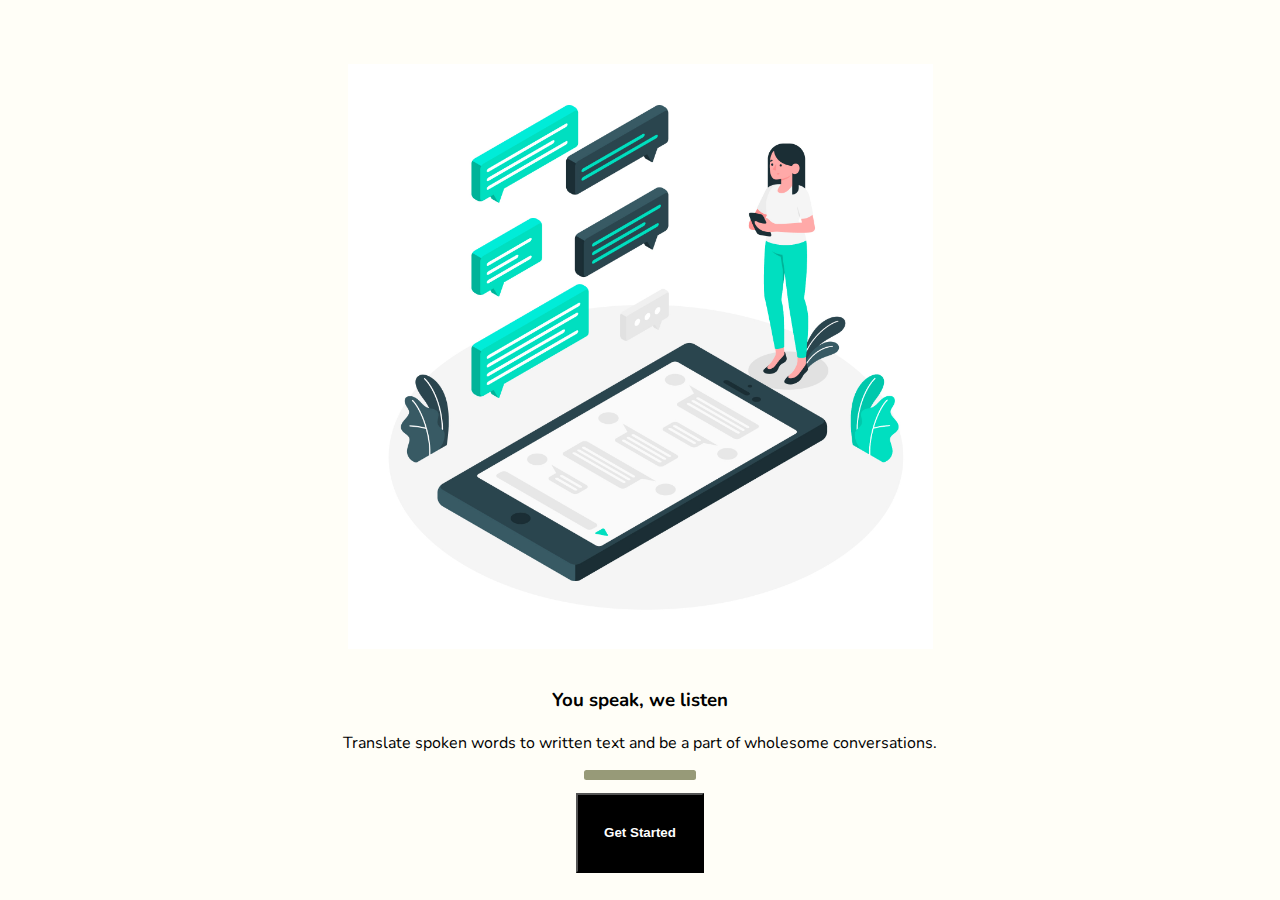
<file: index.html>
<!DOCTYPE html>
<html lang="en">
<head>
    <meta charset="UTF-8">
    <meta http-equiv="X-UA-Compatible" content="IE=edge">
    <meta name="viewport" content="width=device-width, initial-scale=1.0">
    <title>Khear App</title>
    <link rel="stylesheet" href="https://fonts.googleapis.com/css2?family=Nunito">
    <link href="./index.css" rel="stylesheet">
</head>
<body>
    <div class="main">
        <img class="home-pic" src="./assets/2942035.jpg"/>      
        <div class="home-text">
            <h3 style="font-weight: bold;">You speak, we listen</h3>
            <p>Translate spoken words to written text and be a part of wholesome conversations.<p>
        </div>
        <hr class="home">
        <a href="./sign-up.html"><button><h4>Get Started</h4></button></a>
    </div>
    <script src="./index.js"></script>
</body>
</html>
</file>
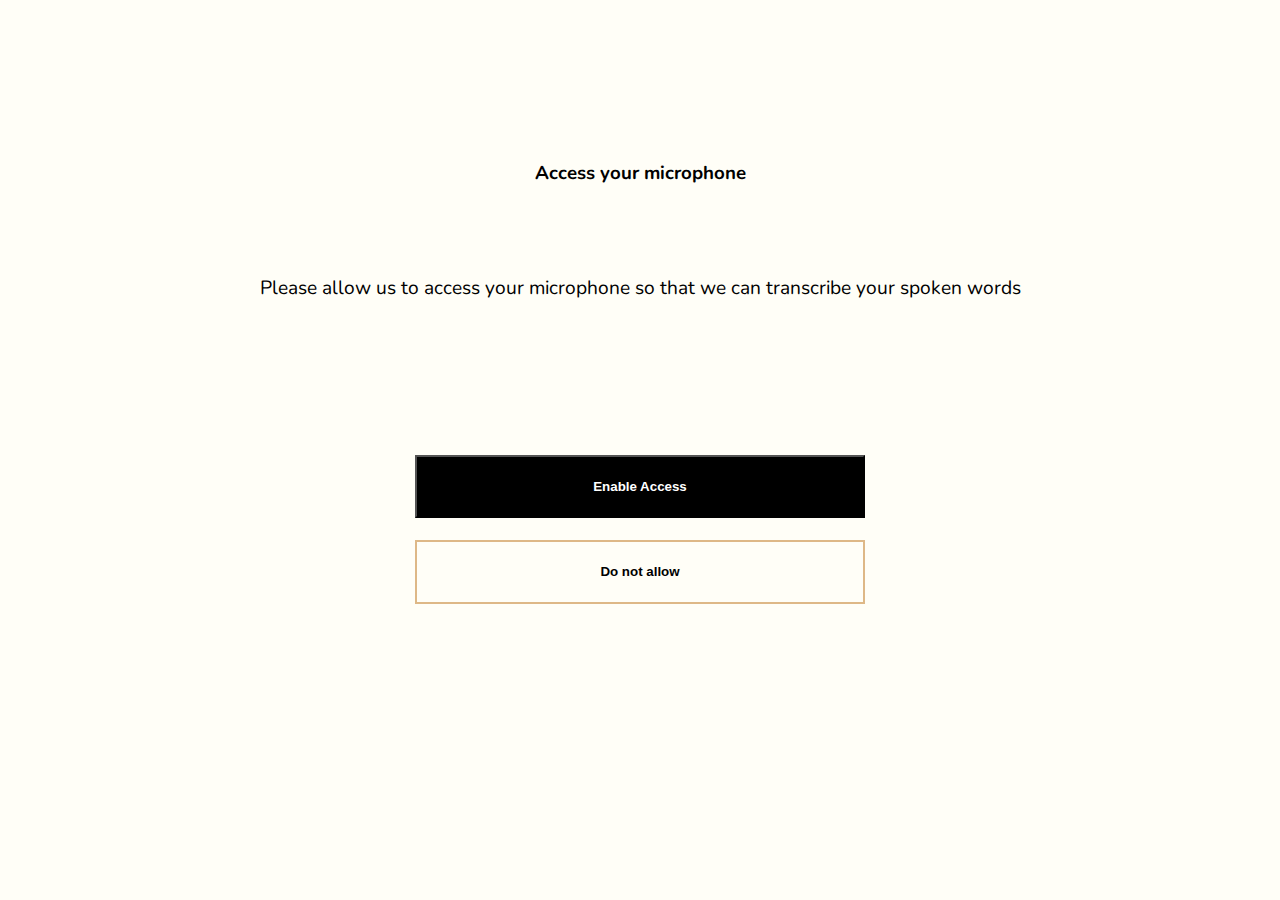
<file: access-mic.html>
<!DOCTYPE html>
<html lang="en">
<head>
    <meta charset="UTF-8">
    <meta http-equiv="X-UA-Compatible" content="IE=edge">
    <meta name="viewport" content="width=device-width, initial-scale=1.0">
    <title>Khear App</title>
    <link rel="stylesheet" href="https://fonts.googleapis.com/css2?family=Nunito">
    <link href="./index.css" rel="stylesheet">
</head>
<body>
    <div class="main access-div">
        
        
        <div class="access-text">
            <h3 style="font-weight: bold;">Access your microphone</h3>
            <p>Please allow us to access your 
                microphone so that we can transcribe your 
                spoken words<p>
        </div>
        <div class="access-btn" style="width:50dvh">
            <a href="./preference.html"><button class="access enable"><h4>Enable Access</h4></button></a><br/>
            <a href=""><button class="access deny"><h4>Do not allow</h4></button></a>
        </div>
    </div>
    <script src="./index.js"></script>
</body>
</html>
</file>
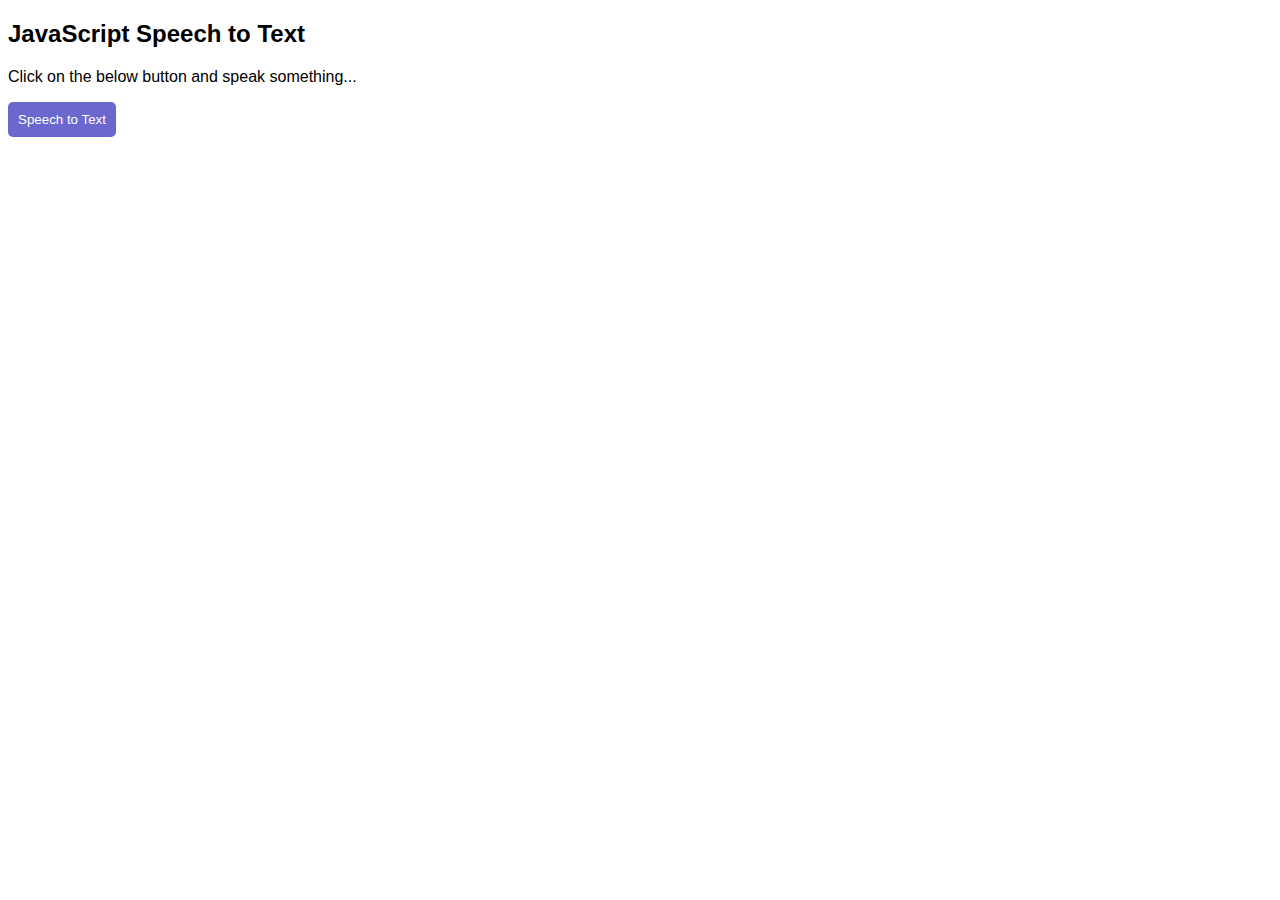
<file: js-speech.html>
<!doctype html>
	<head>
		<style>
			/* CSS comes here */
			body {
			    font-family: arial;
			}
			button {
			    padding:10px;
			    background-color:#6a67ce;
			    color: #FFFFFF;
			    border: 0px;
			    cursor:pointer;
			    border-radius: 5px;
			}
			#output {
			    background-color:#F9F9F9;
			    padding:10px;
			    width: 100%;
			    margin-top:20px;
			    line-height:30px;
			}
			.hide {
			    display:none;
			}
			.show {
			    display:block;
			}
		</style>
		<title>JavaScript Speech to Text</title>
	</head>
	<body>
		<h2>JavaScript Speech to Text</h2>
        <p>Click on the below button and speak something...</p>
        <p><button type="button" onclick="runSpeechRecognition()">Speech to Text</button> &nbsp; <span id="action"></span></p>
        <div id="output" class="hide"></div>
		<script>
			/* JS comes here */
		    function runSpeechRecognition() {
		        // get output div reference
		        var output = document.getElementById("output");
		        // get action element reference
		        var action = document.getElementById("action");
                // new speech recognition object
                var SpeechRecognition = SpeechRecognition || webkitSpeechRecognition;
                var recognition = new SpeechRecognition();
				recognition.interimResults = true; //added
            
                // This runs when the speech recognition service starts
                recognition.onstart = function() {
					
                    action.innerHTML = "<small>listening, please speak...</small>";
					console.log(recognition.result)
                };
                
                recognition.onspeechend = function() {
                    action.innerHTML = "<small>stopped listening, hope you are done...</small>";
                    recognition.stop();
					console.log(recognition.result)
                }
              
                // This runs when the speech recognition service returns result
                recognition.onresult = function(event) {
                    var transcript = event.results[0][0].transcript;
                    var confidence = event.results[0][0].confidence;
                    output.innerHTML = "<b>Text:</b> " + transcript + "<br/> <b>Confidence:</b> " + confidence*100+"%";
                    output.classList.remove("hide");
                };
              
                 // start recognition
                 recognition.start();
	        }
		</script>
	</body>
</html>
</file>
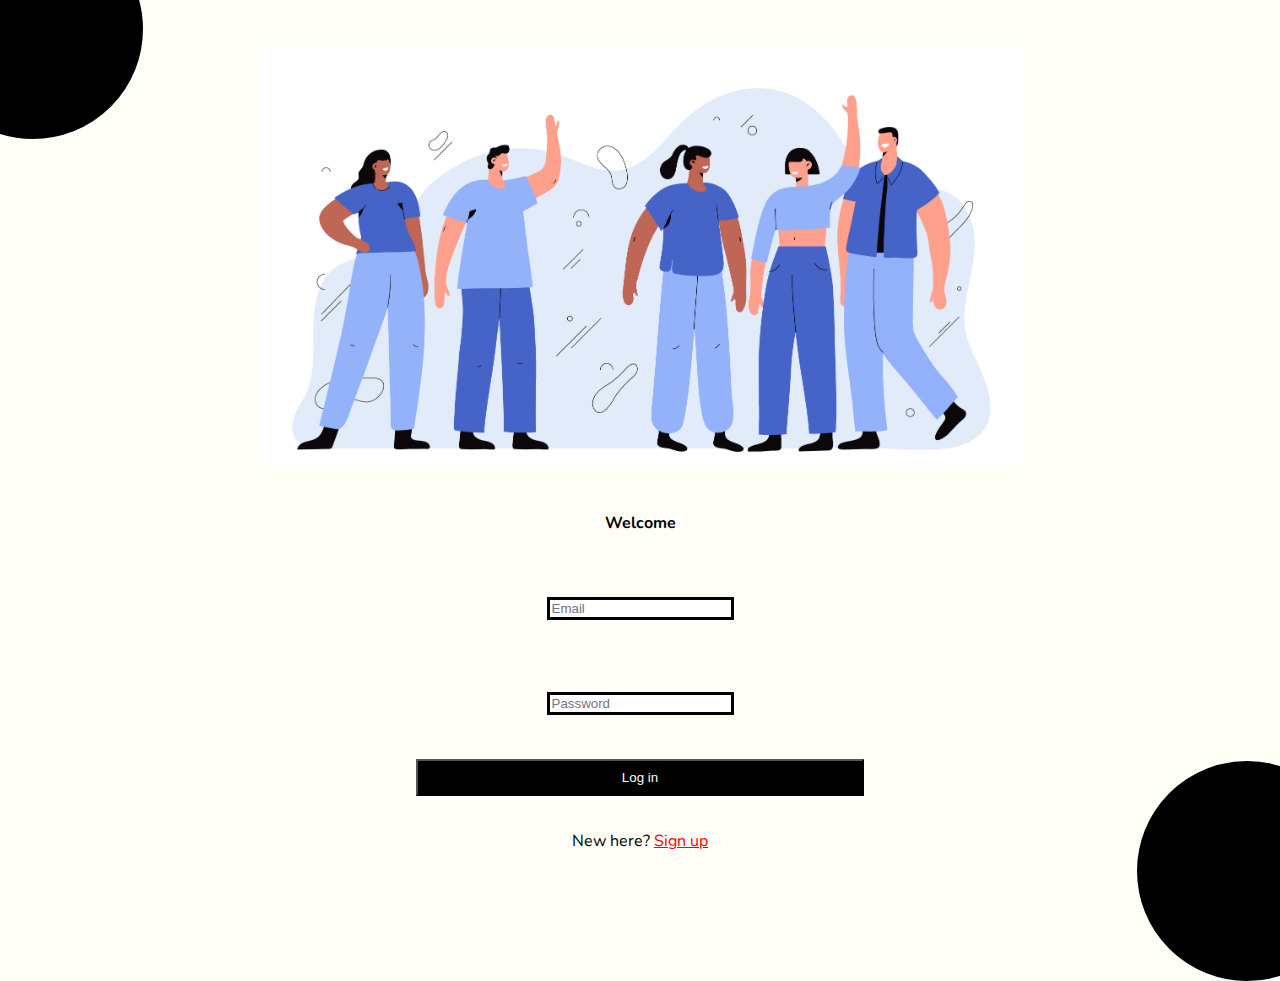
<file: login.html>
<!DOCTYPE html>
<html lang="en">
<head>
    <meta charset="UTF-8">
    <meta http-equiv="X-UA-Compatible" content="IE=edge">
    <meta name="viewport" content="width=device-width, initial-scale=1.0">
    <title>Khear App</title>
    <link href="https://cdn.jsdelivr.net/npm/bootstrap@5.3.0-alpha3/dist/css/bootstrap.min.css" rel="stylesheet" integrity="sha384-KK94CHFLLe+nY2dmCWGMq91rCGa5gtU4mk92HdvYe+M/SXH301p5ILy+dN9+nJOZ" crossorigin="anonymous">
    <link rel="stylesheet" href="https://fonts.googleapis.com/css2?family=Nunito">
    <link href="./index.css" rel="stylesheet">
</head>
<body style="overflow-y: hidden; margin-top: 2%; margin-bottom: 5%;">
    <div class="login">
        <div class="black-box top" id="top-circle"></div>
        <div class="image"  style="padding-top: 8%;">
        </div>
        <form class="login-form container-fluid">
            <h4 style="font-weight:bold;">Welcome</h4>
            <div class="mb-3">
                <input style="border: 3px solid black;" type="text" class="form-control" id="formGroupExampleInput" placeholder="Email">
            </div>
            <div class="mb-3">
                <input style="border: 3px solid black;" type="text" class="form-control" id="formGroupExampleInput2" placeholder="Password">
            </div>
            <div>
                <button class="btn btn-dark">Log in</button>
                <p style="margin-bottom: 4%; padding-bottom: 4%;">New here? <a style="color:red" href="./sign-up.html" class="in">Sign up</a></p>
            </div>
        </form>
    </div>
    <div class="black-box bottom"></div>
    <script src="https://cdn.jsdelivr.net/npm/bootstrap@5.3.0-alpha3/dist/js/bootstrap.bundle.min.js" integrity="sha384-ENjdO4Dr2bkBIFxQpeoTz1HIcje39Wm4jDKdf19U8gI4ddQ3GYNS7NTKfAdVQSZe" crossorigin="anonymous"></script>

</body>

</html>
</file>
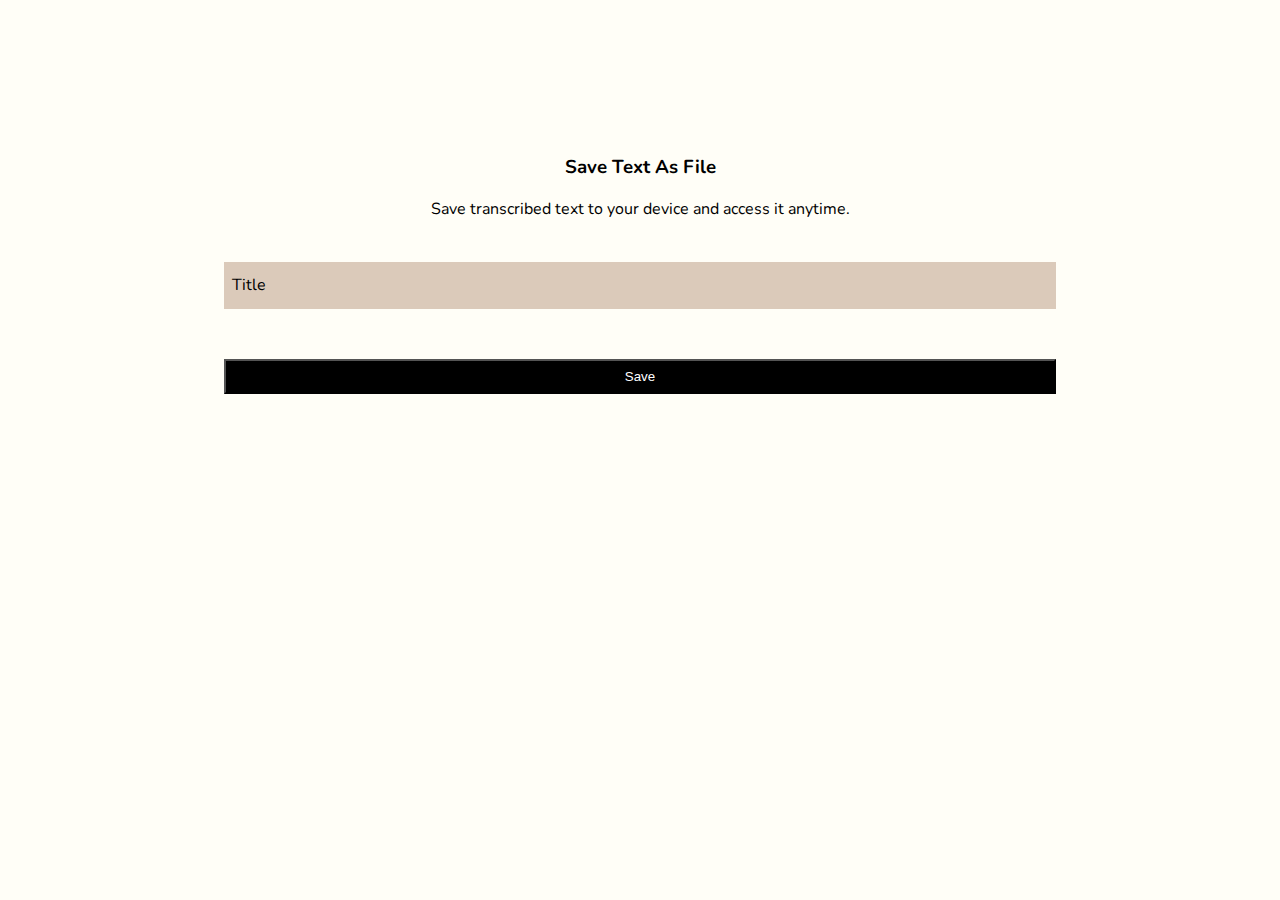
<file: save.html>
<!DOCTYPE html>
<html lang="en">
<head>
    <meta charset="UTF-8">
    <meta http-equiv="X-UA-Compatible" content="IE=edge">
    <meta name="viewport" content="width=device-width, initial-scale=1.0">
    <title>Khear App</title>
    <link rel="stylesheet" href="https://fonts.googleapis.com/css2?family=Nunito">
    <link href="./index.css" rel="stylesheet">
</head>
<body>
    <div class="save-div">
        <h3>Save Text As File</h3>
        <p>Save transcribed text to your device and access it anytime.</p>
        <div class="save-title" style="background-color: rgb(219, 202, 186);text-align: left; margin: 5% 0 ; padding:1.5% 1%;" onclick="cool()">
            Title       
        </div>
        <div>
            <button style="width: 100%; color: white;background-color: black;font-weight: 3rem;" onclick="downloadFile()">Save</button>
        </div>
    </div>
    <script>
        function cool(){
            var x = document.getElementsByClassName("save-title")[0];
            x.innerHTML="";
            x.setAttribute("contenteditable",true);        
            x.focus();
        }
    </script>
    <script type="text/javascript" src="./index.js"></script>
</body>
</html>
</file>
<file: index.css>
body{
    margin: 0;
    padding: 0;
    background-color: #FFFEF7;
    font-family: "Nunito";
    overflow-x: hidden;
}
.main{
    margin-top: 1%;
    text-align: center;
}
.home-pic{
    display: block;
    height: 65dvh;
    width: auto;
    margin: auto;
    padding-top: 4%;
}
.home-text{
    margin-top: 3%;
}
hr.home{
    border: 5px solid rgba(72, 78, 22, 0.57);
    border-radius: 2.5px;
    width: 8%;
    margin: auto;
}
button{
    background-color: #000000;
    color: #ffffff;
    width:auto;
    margin-top: 1%;
    padding: 1% 2%;
    margin-bottom: 1%;

}
.login-div{
    text-align: center;
    width:70%;
    margin: 10% auto;
    
}
.login-form input{
    margin: 4% auto;
    border-radius: 0;
}
.login-form button{
    width: 50%;
    border-radius: 0;
    margin-bottom: 2%;
}
form h4{
    margin-bottom: 3%;
}
.in {
    text-decoration: underline;
}
.in:hover {
    cursor: pointer;
}
.login{
    width:70%;
    text-align: center;
    margin: auto;
}
.black-box{
    position: absolute;
    border:2px black solid;
    width: 24dvh;
    height:24dvh;
    border-radius: 50%;
    background-color: #000;
}
.top{
    top:-9%;
    left: -6%;
}
.bottom{
    bottom: -9%;
    right: -6%;
}
.image{
    width: 100%;
    height: 39dvh;
    background-image: url("./assets/6313895.jpg");
    margin:5% 0;
    background-size:contain;
    background-repeat: no-repeat;
    background-position-x: center;
}
.access-div{
    padding-top: 5%;
    width: 100%;
    height: 100%;

}
.access-text p{
    margin: 3% 0;
    padding: 4% 4% 1% 4%;
    font-size: 1.2rem;
}

.access-btn{
    display: inline-block;
    margin-bottom: 3%;
}
a .access{
    display: block;
    margin: auto 0;
    width: 100%;
    text-decoration: none;  
    font-weight: bold; 
}
.deny{
    color:#000;
    background-color: rgba(1,1,1,0);
    border: 2px burlywood solid;
    
}
.access-btn a{
    text-decoration: none;
}
.fa-trash{
    position: absolute;
    margin: 5% 4% 0 0;
    top:1%;
    display: none;
}
.transcribed-btn{
    display: none;
}
.save-text{
    position: relative;
    right:-30%;
}
.done{
    position: relative;
    left:-33%;
    color:#000;
    background-color: rgba(1,1,1,0);
    border: 2px burlywood solid;
    font-weight: bold;
}

@media screen and (max-width:800px) {
    .login-div{
        margin: 35% auto;
    }
    .image{
        height: 30dvh;
        margin:10% 0;
        background-size:contain;
    }
    .access-text p{
        margin: 5% 0;
        padding: 6% 9% 1% 9%;

    }   
    .save-div h3{
        margin: 45% auto auto auto;
    }
    .home-pic{
        width: 80%;
    }
    .top{
        left: -40%;
    }
}
.preference-div{
    margin:9% auto;
    padding: auto;
    width:40%;
    text-align: center;

}
.preference-image div{

    width: 25dvh;
    height: 25dvh;
    margin:4% 0;
    display: inline-block;
    border: 1px black solid;
}
.real-time{
    background-image: url("./assets/8608664.jpg");
    background-size: contain;
}
.upload-audio{
    background-image: url("./assets/4574.jpg");
    background-size: contain;
}
.preference-image div p{
    position: relative;
    margin-top: 85%;
    font-weight: bold;
}
.text{
    border: 0.2px solid black;
    border-radius: 3%;
    height: 50dvh;
    width: 65%;
    margin: 5% auto;
    background-color: #f7ffff;
    box-shadow: 5px 7px 12px 1px rgba(0,0,0,0.75);
    -webkit-box-shadow: 5px 7px 12px 1px rgba(0,0,0,0.75);
    -moz-box-shadow: 5px 7px 12px 1px rgba(0,0,0,0.75);
}
.text h4{
    text-align: center;
    margin-top:25%;
}
.icon{
    text-align: center;
}
.icon i{
    transform: scale(2);
}
.save-div{
    width:65%;
    margin: 12% auto;
    text-align: center;
}
@media screen and (max-width:1500px) {
    .access-btn{
        width:45%
    }
    .access-div{
        padding-top: 10%;
    }
}
</file>
